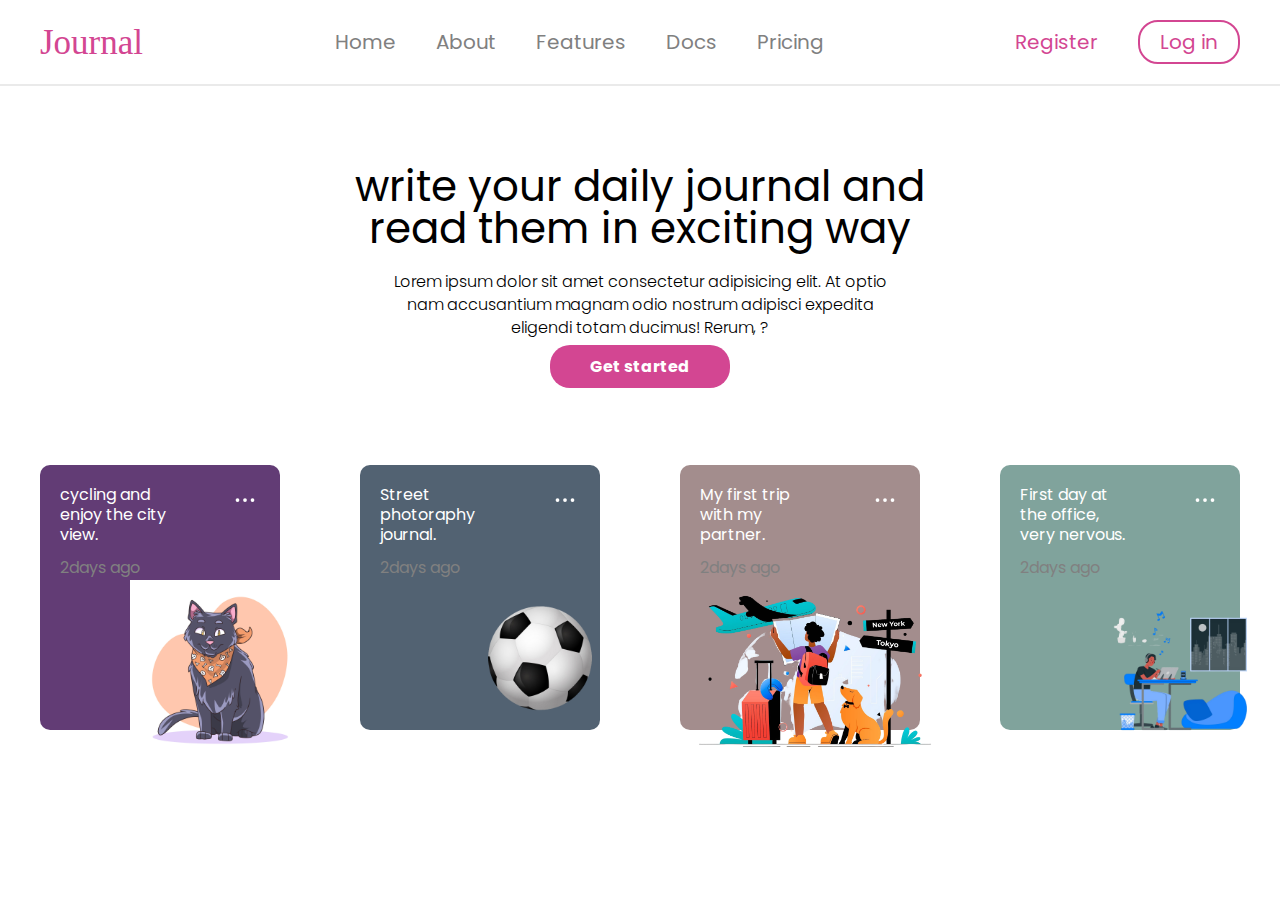
<file: index.html>
<!DOCTYPE html>
<html lang="en">
<head>
    <meta charset="UTF-8">
    <meta name="viewport" content="width=device-width, initial-scale=1.0">
    <title>Document</title>
    <link rel="stylesheet" href="styles\reset.css">
    <link rel="stylesheet" href="styles\style.css">
    <link rel="preconnect" href="https://fonts.googleapis.com">
    <link rel="preconnect" href="https://fonts.gstatic.com" crossorigin>
    <link href="https://fonts.googleapis.com/css2?family=Poppins:ital,wght@0,100;0,200;0,300;0,400;0,500;0,600;0,700;0,800;0,900;1,100;1,200;1,300;1,400;1,500;1,600;1,700;1,800;1,900&display=swap" rel="stylesheet">
                
   

</head>
<body>
    <header>
        <nav>
            
                <a class="logo pink" href="/index.html" >Journal</a>
                <a style="margin-left: auto;" href="/index.html">Home</a>
                <a href="/">About</a>
                <a href="/">Features</a>
                <a href="/">Docs</a>
                <a style="margin-right: auto;" href="/">Pricing</a>
                <a class="pink" href="register.html">Register</a>
                <a class="pink login" href="/">Log in</a>
                <svg class="handburger" xmlns="http://www.w3.org/2000/svg" fill="none" viewBox="0 0 24 24" stroke-width="1.5" stroke="currentColor" class="size-6">
                    <path stroke-linecap="round" stroke-linejoin="round" d="M3.75 6.75h16.5M3.75 12h16.5m-16.5 5.25h16.5" />
                  </svg>
                  
            
        </nav>
    </header>

<main>
   

    <!--leading section -->
    <section class="leading">
        <h1>write your daily journal and <br> read them in exciting way</h1>
        <p>
            Lorem ipsum dolor sit amet consectetur adipisicing elit. At optio nam accusantium magnam odio nostrum adipisci expedita eligendi totam ducimus! Rerum, ?
        </p>
        <a href="">Get started</a>
    </section>

    <!-- card section -->
    <section class="cards">
        <div class="card card-1">
            <div><p>cycling and <br> enjoy the city <br> view.</p>
            <svg height="30" xmlns="http://www.w3.org/2000/svg" fill="none" viewBox="0 0 24 24" stroke-width="1.5" stroke="currentColor" class="size-6">
                <path stroke-linecap="round" stroke-linejoin="round" d="M6.75 12a.75.75 0 1 1-1.5 0 .75.75 0 0 1 1.5 0ZM12.75 12a.75.75 0 1 1-1.5 0 .75.75 0 0 1 1.5 0ZM18.75 12a.75.75 0 1 1-1.5 0 .75.75 0 0 1 1.5 0Z" />
              </svg></div>
           
              <p>2days ago</p>
              <img src="images/cat.jpg" alt="the cat" >
              
        </div>


        
        <div class="card card-2">
            <div><p>Street <br> photoraphy <br> journal.</p>
            <svg height="30" xmlns="http://www.w3.org/2000/svg" fill="none" viewBox="0 0 24 24" stroke-width="1.5" stroke="currentColor" class="size-6">
                <path stroke-linecap="round" stroke-linejoin="round" d="M6.75 12a.75.75 0 1 1-1.5 0 .75.75 0 0 1 1.5 0ZM12.75 12a.75.75 0 1 1-1.5 0 .75.75 0 0 1 1.5 0ZM18.75 12a.75.75 0 1 1-1.5 0 .75.75 0 0 1 1.5 0Z" />
              </svg></div>
              <p>2days ago</p>
              <img src="images/ball.png" alt="the cat" >
              
        </div>


        <div class="card card-3">
           <div> <p>My first trip <br> with my <br> partner.</p>
            <svg height="30" xmlns="http://www.w3.org/2000/svg" fill="none" viewBox="0 0 24 24" stroke-width="1.5" stroke="currentColor" class="size-6">
                <path stroke-linecap="round" stroke-linejoin="round" d="M6.75 12a.75.75 0 1 1-1.5 0 .75.75 0 0 1 1.5 0ZM12.75 12a.75.75 0 1 1-1.5 0 .75.75 0 0 1 1.5 0ZM18.75 12a.75.75 0 1 1-1.5 0 .75.75 0 0 1 1.5 0Z" />
              </svg></div>
              <p>2days ago</p>
              <img src="images/travel.png" alt="the cat" >
              
        </div>

       

        <div class="card card-4">
           <div> <p>First day at <br> the office, <br> very nervous.</p>
            <svg height="30" xmlns="http://www.w3.org/2000/svg" fill="none" viewBox="0 0 24 24" stroke-width="1.5" stroke="currentColor" class="size-6">
                <path stroke-linecap="round" stroke-linejoin="round" d="M6.75 12a.75.75 0 1 1-1.5 0 .75.75 0 0 1 1.5 0ZM12.75 12a.75.75 0 1 1-1.5 0 .75.75 0 0 1 1.5 0ZM18.75 12a.75.75 0 1 1-1.5 0 .75.75 0 0 1 1.5 0Z" />
              </svg></div>
              <p>2days ago</p>
              <img src="images/cmp.png" alt="the cat" >
              
        </div>




    </section>
</main>

    
</body>
</html>
</file>
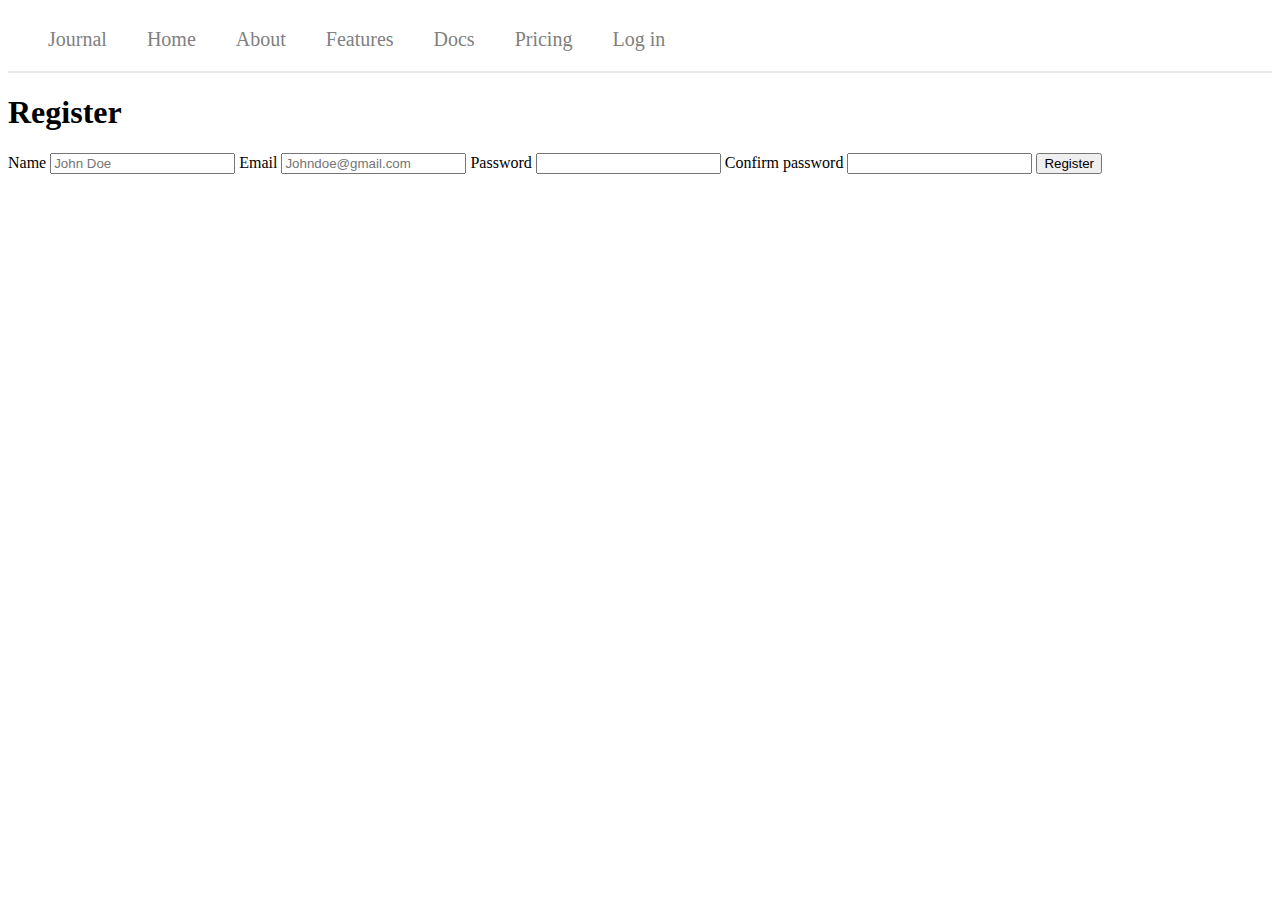
<file: register.html>
<!DOCTYPE html>
<html lang="en">
<head>
    <meta charset="UTF-8">
    <meta name="viewport" content="width=device-width, initial-scale=1.0">
    <title>Document</title>
    <link rel="stylesheet" href="styles/style.css">
</head>
<body>
    

    <header>
        <nav>
            
                <a href="index.html" >Journal</a>
                <a href="index.html">Home</a>
                <a href="/">About</a>
                <a href="/">Features</a>
                <a href="/">Docs</a>
                <a href="/">Pricing</a>
                <a href="/">Log in</a>
            
        </nav>
    </header>

   <main> <h1>Register</h1>

<form action="">
    <label for="name">Name</label>
    <input type="text" name="name" id="name" placeholder="John Doe">

    <label for="email">Email</label>
    <input type="email" name="email" id="email" placeholder="Johndoe@gmail.com">

    <label for="password">Password</label>
    <input type="password" name="password" id="password">

    <label for="confirm">Confirm password</label>
    <input type="password" name="confirm" id="confirm">

    <button type="submit">Register</button>
</form></main>
</body>
</html>
</file>
<file: styles/style.css>
nav {
    padding: 20px;
    border-bottom: 2px solid #eaeaea;
    display: flex;
    align-items: center;
}

body{
    font-family:'poppins', serif;
}

.logo {
    font-size: 35px;
    font-weight: 500;
    font-family: mono;
}

.login{
    padding: 10px 20px;
    border: 2px solid #d34692;
    border-radius: 20px;
}


nav a {
    margin: 0 20px;
    font-size: 20px;
    color: grey;
    text-decoration: none;

}

a:hover {
    color: black;
  }

  /* a:visited {
    color: #00FF00;
  } */

.pink{
    color: #d34692;
}

.leading {
    margin-top: 80px;
    text-align: center;
}

.leading h1 {
    font-size: 42px;
}

.leading p {
    width: 40%;
    margin: 20px auto;
    font-weight: 300;
    font-size: 16px;
    line-height: 23px;
}

.leading a {
    padding: 10px 40px;
    background-color: #d34692;
    color: white;
    border-radius: 20px;
    text-decoration: none;
    font-weight: bold;
}
/* HANDBURGER */

.handburger {
  display: none;
}


/* card section */

.cards{
    display: flex;
    justify-content: space-around;
    margin: 80px 0;
}
.card {
    height: 225px;
    width: 200px;
    padding: 20px;
    background-color: grey;
    align-items: center;
    border-radius: 10px;
    position: relative;
    margin: 10px;
}

.card div {
    display: flex;
    justify-content: space-between;
    color: white;
}

.card div p {
    line-height: 20px;
    margin-bottom: 15px;
    
}

.card> p {
    color: grey;
}

.card img {
    height:180px;
    width: 180;
    position: absolute;
    bottom: -30px;
    right: -30px;
}

.card-1 {
    background-color: #623c75;
}

.card-2 {
    background-color: #526272;
}

.card-3 {
    background-color:#a38d8d ;
}

.card-4 {
    background-color:#80a39c ;
}



/* MEDIA QUERY SECTION*/

@media (max-width: 600px) {

    nav a:not(:first-child){
        display: none;
    }

    .handburger {
        width: 30px;
        height: 30px;
        display: block;
    }

    nav {
        justify-content: space-between;
    }

    .cards {
        display: flex;
        flex-direction: column;
        justify-content: center;
        align-items: center;
        margin: 50px;
    }

    .leading{
        font-size: 10vw;
    }
}

/* MEDIA QUERY 768PX */

@media (max-width: 768px) {

    .cards{
        display: flex;
        justify-content: center;
        align-items: center;
        flex-wrap: wrap;
        
    }

    .leading{
        font-size: 10vw;
    }

    .leading a {
        font-size: 5vw;

    }
    
}
</file>
